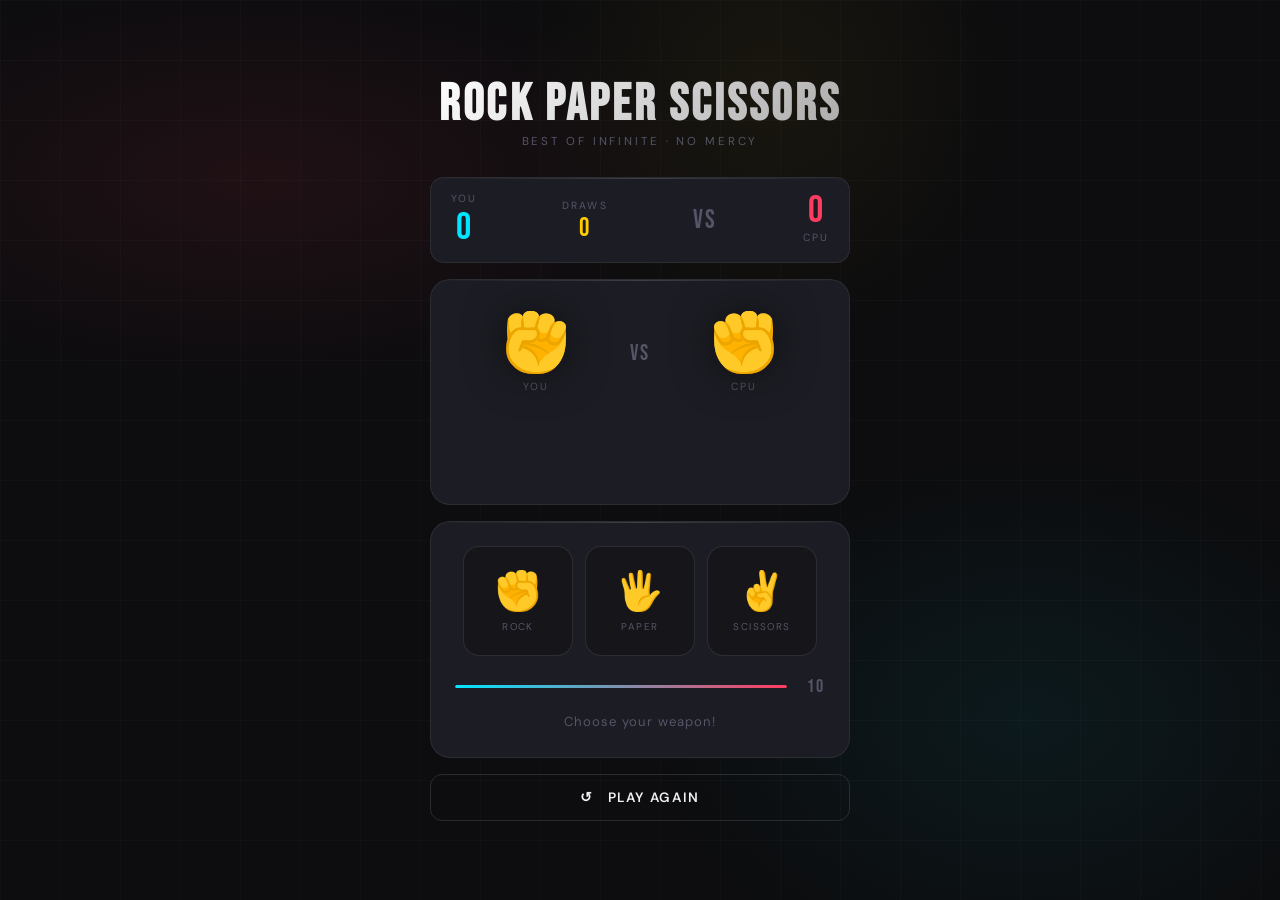
<file: index.html>
<!DOCTYPE html>
<html lang="en">
<head>
  <meta charset="UTF-8" />
  <meta name="viewport" content="width=device-width, initial-scale=1.0"/>
  <title>Rock Paper Scissors</title>
  <link rel="stylesheet" href="RPS.css" />
</head>
<body>

  <div class="game-wrap">

    <!-- Title -->
    <div class="title-block">
      <h1>Rock Paper Scissors</h1>
      <p class="subtitle">Best of infinite &middot; No mercy</p>
    </div>

    <!-- Scoreboard -->
    <div class="score-bar">
      <div class="score-item player">
        <div class="score-label">You</div>
        <div class="score-num" id="playerScore">0</div>
      </div>
      <div class="score-item draws">
        <div class="score-label">Draws</div>
        <div class="score-num" id="drawScore">0</div>
      </div>
      <div class="score-divider">vs</div>
      <div class="score-item computer">
        <div class="score-num" id="cpuScore">0</div>
        <div class="score-label">CPU</div>
      </div>
    </div>

    <!-- Arena -->
    <div class="arena">
      <span class="streak-badge" id="streakBadge">🔥 3x Streak</span>

      <div class="hands-display">
        <div class="hand-side player">
          <span class="hand-emoji" id="playerHand">✊</span>
          <span class="hand-name">You</span>
        </div>
        <div class="vs-badge">VS</div>
        <div class="hand-side computer">
          <span class="hand-emoji" id="cpuHand">✊</span>
          <span class="hand-name">CPU</span>
        </div>
      </div>

      <div class="result-banner">
        <div class="result-text" id="resultText"></div>
        <div class="result-detail" id="resultDetail"></div>
      </div>
    </div>

    <!-- Controls -->
    <div class="arena">
      <div class="choices">
        <button class="choice-btn rock"     onclick="play('rock')"     id="btn-rock">
          ✊ <span class="choice-label">Rock</span>
        </button>
        <button class="choice-btn paper"    onclick="play('paper')"    id="btn-paper">
          🖐️ <span class="choice-label">Paper</span>
        </button>
        <button class="choice-btn scissors" onclick="play('scissors')" id="btn-scissors">
          ✌️ <span class="choice-label">Scissors</span>
        </button>
      </div>

      <div class="timer-row">
        <div class="timer-track">
          <div class="timer-fill" id="timerFill"></div>
        </div>
        <div class="timer-num" id="timerNum">10</div>
      </div>

      <div class="status-text" id="statusText">Choose your weapon!</div>
    </div>

    <!-- Play Again -->
    <button class="play-again-btn" onclick="resetGame()">↺ &nbsp; Play Again</button>

  </div>

  <script src="RPS.js"></script>
</body>
</html>
</file>
<file: RPS.css>
/* ═══════════════════════════════════════════════════════════
   RPS.css  —  Rock Paper Scissors Styles
   ═══════════════════════════════════════════════════════════ */

@import url('https://fonts.googleapis.com/css2?family=Bebas+Neue&family=DM+Sans:wght@300;400;500;700&display=swap');

/* ── Reset & Variables ───────────────────────────────────── */
*, *::before, *::after {
  box-sizing: border-box;
  margin: 0;
  padding: 0;
}

:root {
  --bg:      #0d0d0f;
  --surface: #15151a;
  --card:    #1c1c24;
  --accent:  #ff3c5f;
  --accent2: #ffcc00;
  --accent3: #00e5ff;
  --text:    #f0f0f0;
  --muted:   #555568;
  --win:     #00e5b0;
  --lose:    #ff3c5f;
  --draw:    #ffcc00;
}

/* ── Body & Background ───────────────────────────────────── */
body {
  background: var(--bg);
  color: var(--text);
  font-family: 'DM Sans', sans-serif;
  min-height: 100vh;
  display: flex;
  align-items: center;
  justify-content: center;
  overflow: hidden;
  position: relative;
}

/* Glow blobs */
body::before {
  content: '';
  position: fixed;
  inset: 0;
  background:
    radial-gradient(ellipse 60% 40% at 20% 20%, rgba(255,60,95,0.08)  0%, transparent 60%),
    radial-gradient(ellipse 50% 50% at 80% 80%, rgba(0,229,255,0.06)  0%, transparent 60%),
    radial-gradient(ellipse 40% 60% at 60% 10%, rgba(255,204,0,0.05)  0%, transparent 50%);
  pointer-events: none;
  z-index: 0;
}

/* Grid lines */
body::after {
  content: '';
  position: fixed;
  inset: 0;
  background-image:
    linear-gradient(rgba(255,255,255,0.02) 1px, transparent 1px),
    linear-gradient(90deg, rgba(255,255,255,0.02) 1px, transparent 1px);
  background-size: 60px 60px;
  pointer-events: none;
  z-index: 0;
}

/* ── Wrapper ─────────────────────────────────────────────── */
.game-wrap {
  position: relative;
  z-index: 1;
  width: 100%;
  max-width: 460px;
  padding: 20px;
}

/* ── Title ───────────────────────────────────────────────── */
.title-block {
  text-align: center;
  margin-bottom: 28px;
}

.title-block h1 {
  font-family: 'Bebas Neue', sans-serif;
  font-size: 3.2rem;
  letter-spacing: 0.06em;
  line-height: 1;
  background: linear-gradient(135deg, #fff 0%, #aaa 100%);
  -webkit-background-clip: text;
  -webkit-text-fill-color: transparent;
  background-clip: text;
}

.title-block .subtitle {
  font-size: 0.72rem;
  letter-spacing: 0.25em;
  text-transform: uppercase;
  color: var(--muted);
  margin-top: 4px;
}

/* ── Score Bar ───────────────────────────────────────────── */
.score-bar {
  display: flex;
  align-items: center;
  justify-content: space-between;
  background: var(--card);
  border: 1px solid rgba(255,255,255,0.07);
  border-radius: 14px;
  padding: 14px 20px;
  margin-bottom: 16px;
  position: relative;
  overflow: hidden;
}

.score-bar::before {
  content: '';
  position: absolute;
  top: 0; left: 0; right: 0;
  height: 1px;
  background: linear-gradient(90deg, transparent, rgba(255,255,255,0.15), transparent);
}

.score-item { text-align: center; }

.score-label {
  font-size: 0.65rem;
  letter-spacing: 0.2em;
  text-transform: uppercase;
  color: var(--muted);
  margin-bottom: 4px;
}

.score-num {
  font-family: 'Bebas Neue', sans-serif;
  font-size: 2.4rem;
  line-height: 1;
  letter-spacing: 0.04em;
  transition: transform 0.2s, color 0.3s;
}

.score-item.player   .score-num { color: var(--accent3); }
.score-item.computer .score-num { color: var(--accent); }
.score-item.draws    .score-num { color: var(--draw); font-size: 1.6rem; margin-top: 4px; }

.score-divider {
  font-family: 'Bebas Neue', sans-serif;
  font-size: 1.6rem;
  color: var(--muted);
  letter-spacing: 0.1em;
}

/* ── Arena Card ──────────────────────────────────────────── */
.arena {
  background: var(--card);
  border: 1px solid rgba(255,255,255,0.07);
  border-radius: 20px;
  padding: 24px;
  margin-bottom: 16px;
  position: relative;
  overflow: hidden;
}

.arena::before {
  content: '';
  position: absolute;
  top: 0; left: 0; right: 0;
  height: 1px;
  background: linear-gradient(90deg, transparent, rgba(255,255,255,0.15), transparent);
}

/* ── Hands Display ───────────────────────────────────────── */
.hands-display {
  display: flex;
  align-items: center;
  justify-content: space-between;
  margin-bottom: 20px;
  min-height: 100px;
}

.hand-side {
  display: flex;
  flex-direction: column;
  align-items: center;
  gap: 8px;
  flex: 1;
}

.hand-emoji {
  font-size: 3.6rem;
  line-height: 1;
  filter: drop-shadow(0 0 20px rgba(0,0,0,0.5));
  display: block;
  min-height: 58px;
}

.hand-side.player .hand-emoji { transform: scaleX(-1); }

.hand-name {
  font-size: 0.65rem;
  letter-spacing: 0.2em;
  text-transform: uppercase;
  color: var(--muted);
}

.vs-badge {
  font-family: 'Bebas Neue', sans-serif;
  font-size: 1.4rem;
  color: var(--muted);
  letter-spacing: 0.1em;
  flex-shrink: 0;
  padding: 0 12px;
}

/* ── Result Banner ───────────────────────────────────────── */
.result-banner {
  text-align: center;
  min-height: 56px;
  display: flex;
  flex-direction: column;
  align-items: center;
  justify-content: center;
}

.result-text {
  font-family: 'Bebas Neue', sans-serif;
  font-size: 2.2rem;
  letter-spacing: 0.08em;
  line-height: 1;
  opacity: 0;
  transform: translateY(10px);
  transition: opacity 0.3s, transform 0.3s;
}

.result-text.show  { opacity: 1; transform: translateY(0); }
.result-text.win   { color: var(--win); }
.result-text.lose  { color: var(--lose); }
.result-text.draw  { color: var(--draw); }

.result-detail {
  font-size: 0.78rem;
  color: var(--muted);
  margin-top: 4px;
  opacity: 0;
  transition: opacity 0.4s 0.15s;
  min-height: 18px;
}

.result-detail.show { opacity: 1; }

/* ── Choice Buttons ──────────────────────────────────────── */
.choices {
  display: flex;
  gap: 12px;
  justify-content: center;
  margin-bottom: 20px;
}

.choice-btn {
  flex: 1;
  aspect-ratio: 1;
  max-width: 110px;
  background: var(--surface);
  border: 1.5px solid rgba(255,255,255,0.1);
  border-radius: 16px;
  cursor: pointer;
  display: flex;
  flex-direction: column;
  align-items: center;
  justify-content: center;
  gap: 6px;
  font-size: 2.4rem;
  transition: all 0.18s cubic-bezier(0.34, 1.56, 0.64, 1);
  position: relative;
  overflow: hidden;
  color: white;
}

.choice-btn .choice-label {
  font-size: 0.62rem;
  letter-spacing: 0.15em;
  text-transform: uppercase;
  color: var(--muted);
  font-family: 'DM Sans', sans-serif;
  transition: color 0.2s;
}

.choice-btn::before {
  content: '';
  position: absolute;
  inset: 0;
  opacity: 0;
  transition: opacity 0.2s;
  border-radius: inherit;
}

.choice-btn.rock::before     { background: radial-gradient(circle at center, rgba(255,60,95,0.15),  transparent 70%); }
.choice-btn.paper::before    { background: radial-gradient(circle at center, rgba(0,229,255,0.15),  transparent 70%); }
.choice-btn.scissors::before { background: radial-gradient(circle at center, rgba(255,204,0,0.15), transparent 70%); }

.choice-btn:hover               { transform: translateY(-4px) scale(1.04); border-color: rgba(255,255,255,0.25); }
.choice-btn:hover::before       { opacity: 1; }
.choice-btn:hover .choice-label { color: var(--text); }
.choice-btn:active              { transform: translateY(-1px) scale(0.98); }

.choice-btn.selected            { transform: translateY(-4px) scale(1.06); box-shadow: 0 8px 30px rgba(0,0,0,0.3); }
.choice-btn.selected::before    { opacity: 1; }
.choice-btn.rock.selected       { border-color: var(--accent);  box-shadow: 0 8px 24px rgba(255,60,95,0.25); }
.choice-btn.paper.selected      { border-color: var(--accent3); box-shadow: 0 8px 24px rgba(0,229,255,0.25); }
.choice-btn.scissors.selected   { border-color: var(--accent2); box-shadow: 0 8px 24px rgba(255,204,0,0.25); }

.choice-btn:disabled            { cursor: not-allowed; opacity: 0.5; transform: none !important; }

/* ── Timer ───────────────────────────────────────────────── */
.timer-row {
  display: flex;
  align-items: center;
  gap: 10px;
  margin-bottom: 16px;
}

.timer-track {
  flex: 1;
  height: 3px;
  background: rgba(255,255,255,0.07);
  border-radius: 99px;
  overflow: hidden;
}

.timer-fill {
  height: 100%;
  border-radius: 99px;
  background: linear-gradient(90deg, var(--accent3), var(--accent));
  transition: width 1s linear, background 1s;
  width: 100%;
}

.timer-fill.urgent { background: linear-gradient(90deg, var(--accent), var(--lose)); }

.timer-num {
  font-family: 'Bebas Neue', sans-serif;
  font-size: 1.1rem;
  letter-spacing: 0.1em;
  color: var(--muted);
  min-width: 28px;
  text-align: right;
  transition: color 0.3s;
}

.timer-num.urgent { color: var(--accent); }

/* ── Status Text ─────────────────────────────────────────── */
.status-text {
  text-align: center;
  font-size: 0.82rem;
  color: var(--muted);
  letter-spacing: 0.08em;
  min-height: 20px;
}

/* ── Play Again Button ───────────────────────────────────── */
.play-again-btn {
  width: 100%;
  padding: 14px;
  background: transparent;
  border: 1.5px solid rgba(255,255,255,0.12);
  border-radius: 12px;
  color: var(--text);
  font-family: 'DM Sans', sans-serif;
  font-size: 0.85rem;
  font-weight: 600;
  letter-spacing: 0.12em;
  text-transform: uppercase;
  cursor: pointer;
  transition: all 0.2s;
  position: relative;
  overflow: hidden;
}

.play-again-btn::before {
  content: '';
  position: absolute;
  inset: 0;
  background: linear-gradient(135deg, rgba(255,60,95,0.1), rgba(0,229,255,0.1));
  opacity: 0;
  transition: opacity 0.2s;
}

.play-again-btn:hover         { border-color: rgba(255,255,255,0.3); transform: translateY(-2px); }
.play-again-btn:hover::before { opacity: 1; }
.play-again-btn:active        { transform: none; }

/* ── Streak Badge ────────────────────────────────────────── */
.streak-badge {
  position: absolute;
  top: 12px; right: 12px;
  background: rgba(255,204,0,0.15);
  border: 1px solid rgba(255,204,0,0.3);
  border-radius: 8px;
  padding: 4px 10px;
  font-size: 0.7rem;
  letter-spacing: 0.1em;
  color: var(--accent2);
  opacity: 0;
  transform: scale(0.8);
  transition: all 0.3s;
}

.streak-badge.show { opacity: 1; transform: scale(1); }

/* ── Animations ──────────────────────────────────────────── */
@keyframes bump {
  0%   { transform: scale(1); }
  50%  { transform: scale(1.4); }
  100% { transform: scale(1); }
}
.score-num.bump { animation: bump 0.3s ease; }

@keyframes shake {
  0%, 100% { transform: scaleX(-1) translateX(0); }
  25%       { transform: scaleX(-1) translateX(-6px) rotate(-5deg); }
  75%       { transform: scaleX(-1) translateX(6px)  rotate(5deg); }
}

@keyframes shakeCPU {
  0%, 100% { transform: translateX(0); }
  25%       { transform: translateX(-6px) rotate(5deg); }
  75%       { transform: translateX(6px)  rotate(-5deg); }
}

@keyframes popIn {
  0%   { transform: scale(0.5); opacity: 0; }
  70%  { transform: scale(1.15); }
  100% { transform: scale(1);   opacity: 1; }
}

@keyframes popInFlip {
  0%   { transform: scaleX(-1) scale(0.5); opacity: 0; }
  70%  { transform: scaleX(-1) scale(1.15); }
  100% { transform: scaleX(-1) scale(1);   opacity: 1; }
}

.hand-emoji.shaking-p { animation: shake    0.4s ease infinite; }
.hand-emoji.shaking-c { animation: shakeCPU 0.4s ease infinite; }
.hand-emoji.pop       { animation: popIn     0.4s cubic-bezier(0.34, 1.56, 0.64, 1); }
.hand-side.player .hand-emoji.pop { animation: popInFlip 0.4s cubic-bezier(0.34, 1.56, 0.64, 1); }

/* ── Confetti Particles ──────────────────────────────────── */
.particle {
  position: fixed;
  pointer-events: none;
  z-index: 999;
  border-radius: 2px;
  animation: fallDown 1.2s ease-out forwards;
}

@keyframes fallDown {
  0%   { transform: translateY(-20px) rotate(0deg);   opacity: 1; }
  100% { transform: translateY(200px) rotate(720deg); opacity: 0; }
}
</file>
